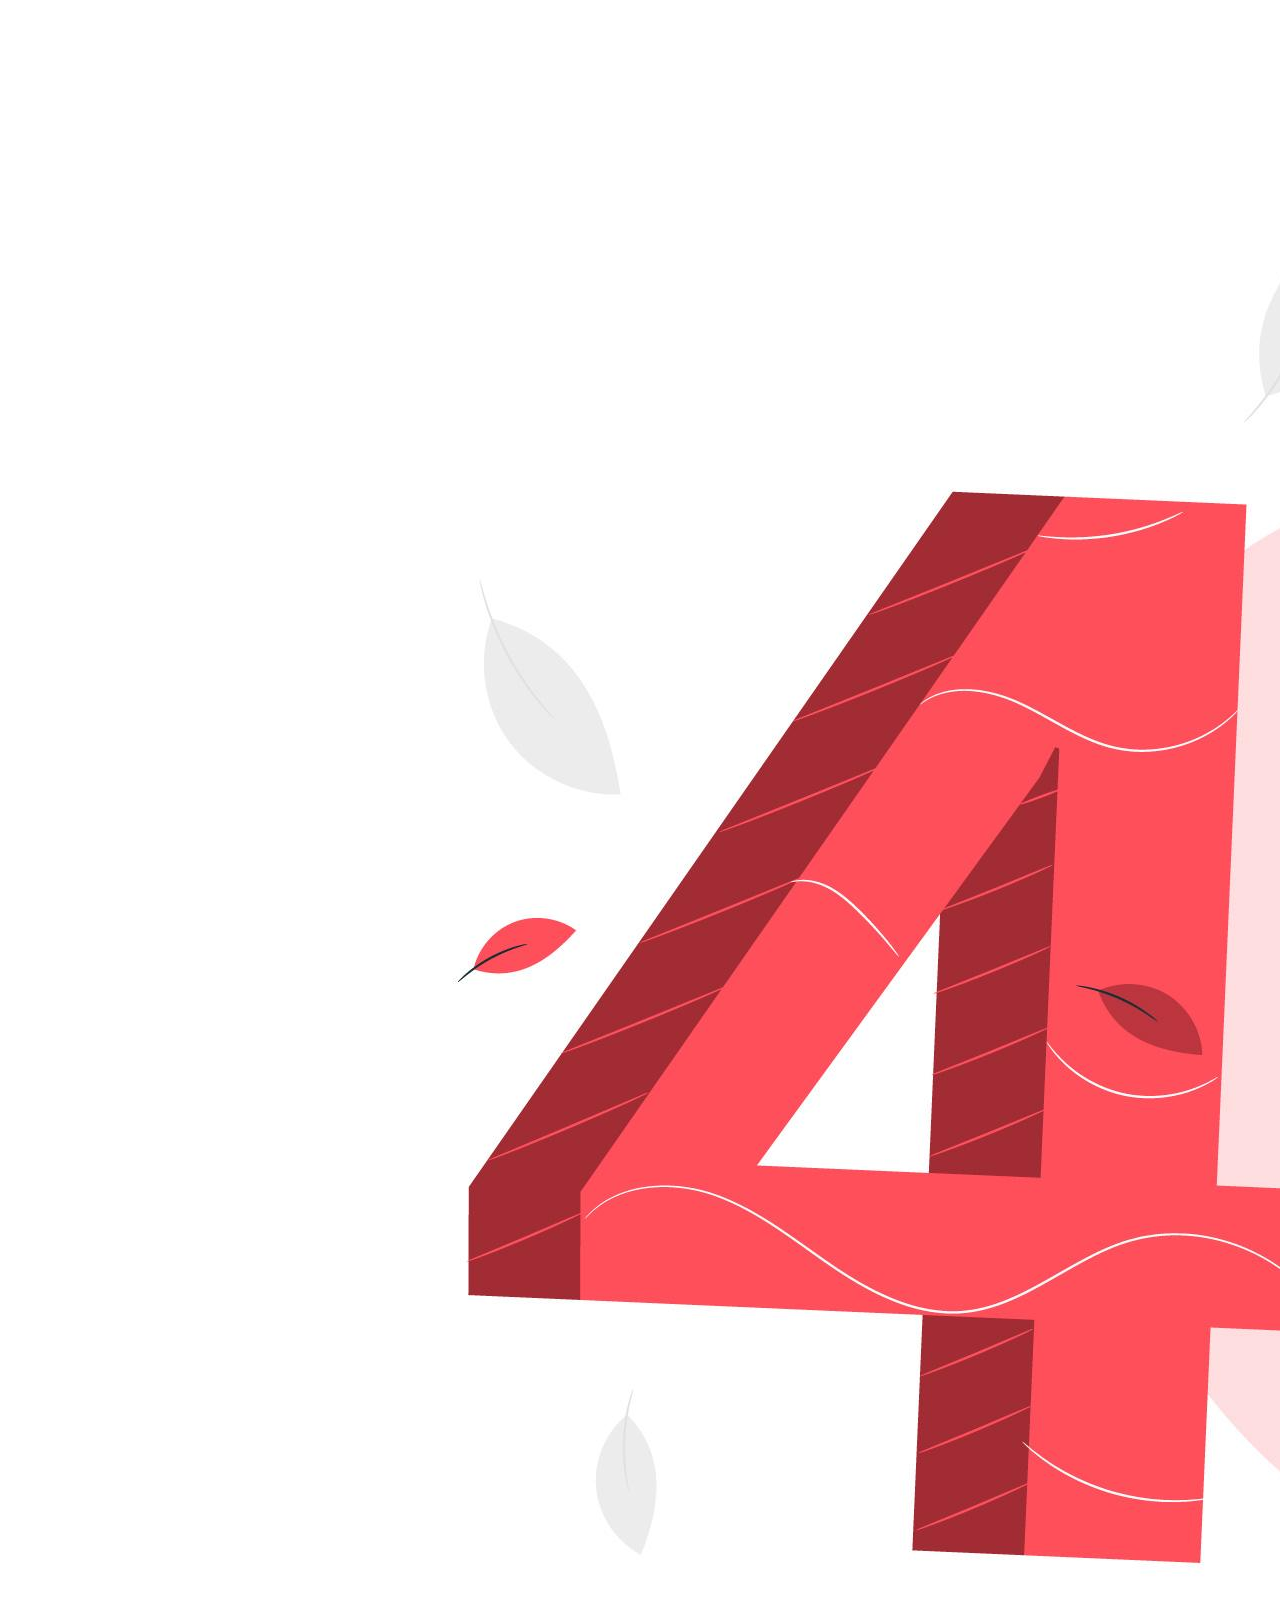
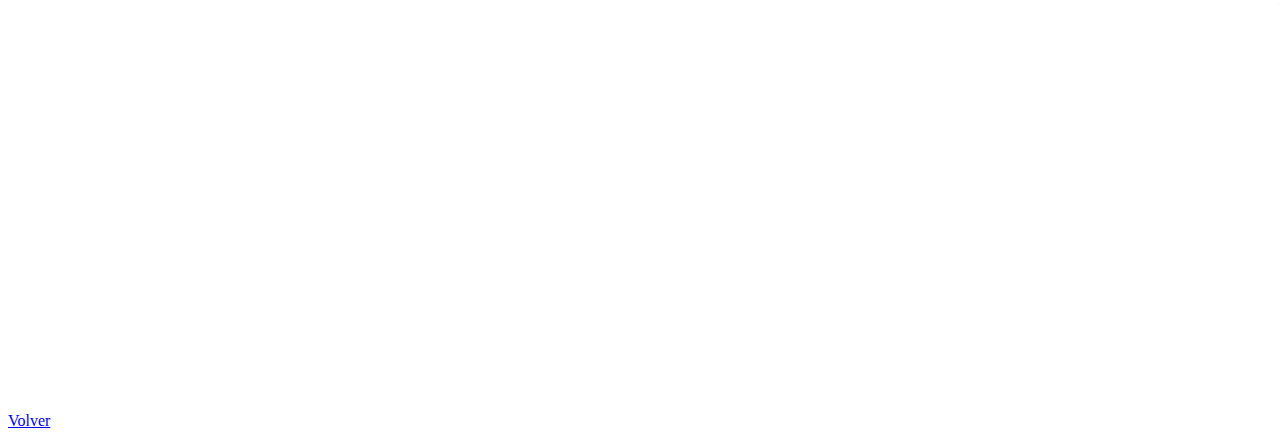
<file: pages/error404.html>
<!DOCTYPE html>
<html lang="es">
<head>
    <meta charset="UTF-8">
    <meta name="viewport" content="width=device-width, initial-scale=1.0">
    <link
    href="https://cdn.jsdelivr.net/npm/bootstrap@5.3.2/dist/css/bootstrap.min.css"
    rel="stylesheet"
    integrity="sha384-T3c6CoIi6uLrA9TneNEoa7RxnatzjcDSCmG1MXxSR1GAsXEV/Dwwykc2MPK8M2HN"
    crossorigin="anonymous"
  />
    <link rel="stylesheet" href="../css/estilos.css">
    <title>Error 404</title>
</head>
<body>
    <main class="main-error404">
        <div class="img-error404">
            <img class="img-fluid mt-5" src="../img/error404/error404.jpg" alt="">
        </div>
        <div class="text-center">
            <a class="btn btn-danger" href="../index.html">Volver</a>
        </div>
    </main>
    <script
      src="https://cdn.jsdelivr.net/npm/bootstrap@5.3.2/dist/js/bootstrap.bundle.min.js"
      integrity="sha384-C6RzsynM9kWDrMNeT87bh95OGNyZPhcTNXj1NW7RuBCsyN/o0jlpcV8Qyq46cDfL"
      crossorigin="anonymous"
    ></script>
</body>
</html>
</file>
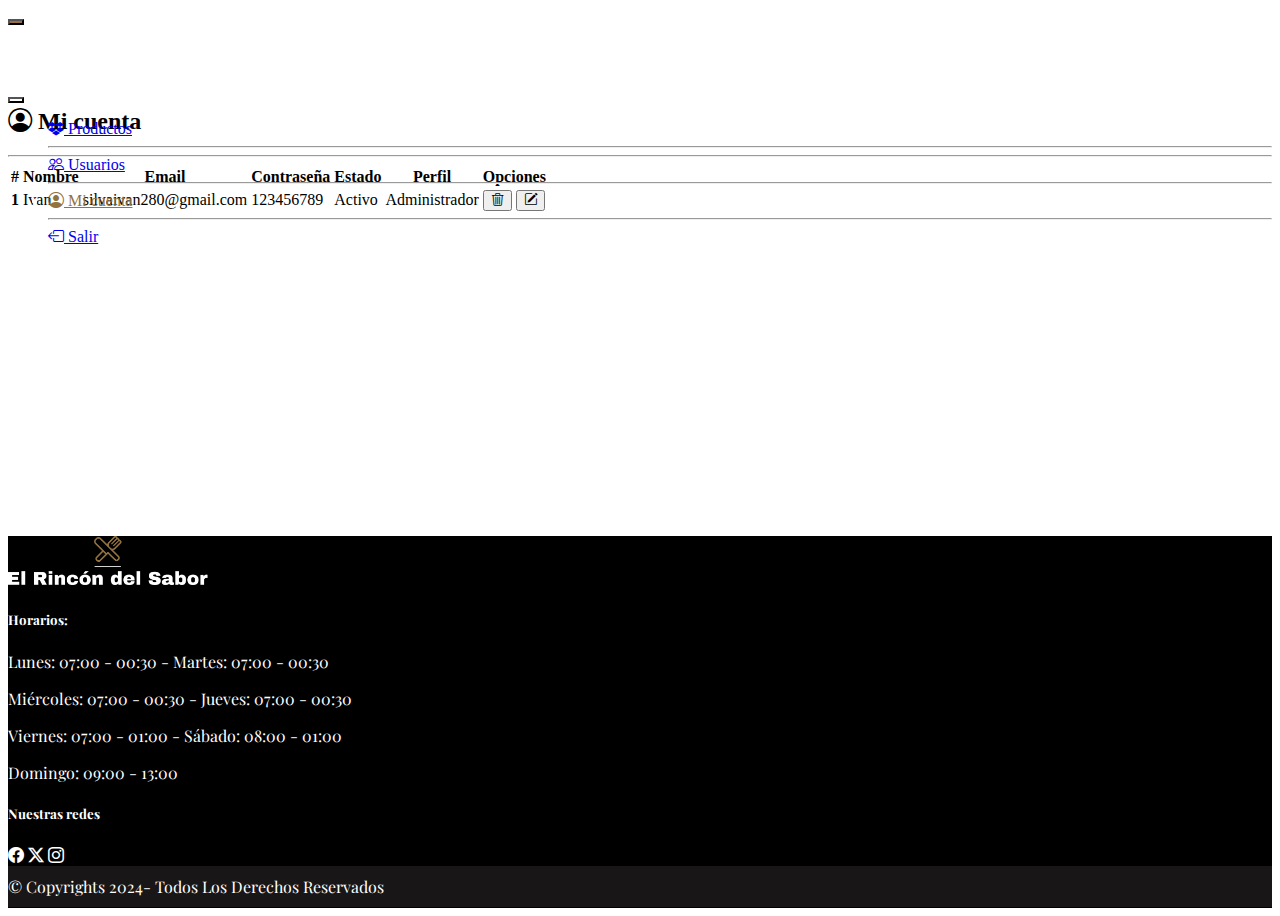
<file: pages/administrador/miCuenta.html>
<!DOCTYPE html>
<html lang="es">
  <head>
    <meta charset="UTF-8" />
    <meta name="viewport" content="width=device-width, initial-scale=1.0" />
    <meta name="description" content="web de restaurante" />
    <meta name="keywords" content="restaurante" />
    <meta name="author" content="Ivan Silva" />
    <link
      href="https://cdn.jsdelivr.net/npm/bootstrap@5.3.2/dist/css/bootstrap.min.css"
      rel="stylesheet"
      integrity="sha384-T3c6CoIi6uLrA9TneNEoa7RxnatzjcDSCmG1MXxSR1GAsXEV/Dwwykc2MPK8M2HN"
      crossorigin="anonymous"
    />
    <link
      rel="stylesheet"
      href="https://cdn.jsdelivr.net/npm/bootstrap-icons@1.11.2/font/bootstrap-icons.min.css"
    />
    <link rel="stylesheet" href="../../css/estilos.css" />
    <title>Administrador</title>
  </head>
  <body class="body-admin">
    <header>
      <nav class="navbar bg-dark w-100">
        <div class="container text-end">
          <button
            class="navbar-toggler btn-color"
            type="button"
            data-bs-toggle="offcanvas"
            data-bs-target="#offcanvasNavbar"
            aria-controls="offcanvasNavbar"
            aria-label="Toggle navigation"
          >
            <span class="navbar-toggler-icon"></span>
          </button>
          <div
            class="offcanvas offcanvas-end"
            tabindex="-1"
            id="offcanvasNavbar"
            aria-labelledby="offcanvasNavbarLabel"
          >
            <div class="offcanvas-header">
              <h5 class="offcanvas-title" id="offcanvasNavbarLabel">
                Administrador
              </h5>
              <button
                type="button"
                class="btn-close"
                data-bs-dismiss="offcanvas"
                aria-label="Close"
              ></button>
            </div>
            <div class="offcanvas-body text-center">
              <ul class="navbar-nav justify-content-center flex-grow-1 pe-3">
                <li class="nav-item">
                  <a
                    class="nav-link"
                    aria-current="page"
                    href="./adminProductos.html"
                    ><i class="bi bi-dropbox"></i> Productos</a
                  >
                </li>
                <hr />
                <li class="nav-item">
                  <a class="nav-link" href="./adminUsuarios.html"
                    ><i class="bi bi-people"></i> Usuarios</a
                  >
                </li>
                <hr />
                <li class="nav-item">
                  <a class="nav-link active" href="./miCuenta.html"
                    ><i class="bi bi-person-circle"></i> Mi cuenta</a
                  >
                </li>
                <hr />
                <li class="nav-item">
                  <a class="nav-link" href="../../index.html"
                    ><i class="bi bi-box-arrow-left"></i> Salir</a
                  >
                </li>
              </ul>
            </div>
          </div>
        </div>
      </nav>
    </header>
    <main class="administrador container mb-5">
        <h2><i class="bi bi-person-circle"></i> Mi cuenta</h2>
        <hr>
        <section class="table-responsive"> 
            
            <table class="table table-striped">
                <thead>
                  <tr>
                    <th scope="col">#</th>
                    <th scope="col">Nombre</th>
                    <th scope="col">Email</th>
                    <th scope="col">Contraseña</th>
                    <th scope="col">Estado</th>
                    <th scope="col">Perfil</th>
                    <th scope="col">Opciones</th>
                  </tr>
                </thead>
                <tbody>
                  <tr>
                    <th scope="row">1</th>
                    <td>Ivan</td>
                    <td>silvaivan280@gmail.com</td>
                    <td>123456789</td>
                    <td>Activo</td>
                    <td>Administrador</td>
                    <td>
                        <button class="btn btn-danger"><i class="bi bi-trash3"></i></button>
                        <button class="btn btn-warning"><i class="bi bi-pencil-square"></i></button>
                    </td>
                  </tr>
                </tbody>
              </table>
        </section>
    </main>
    <footer>
        <section class="row  text-center container mx-auto">
          <div class="col-md-4 mt-4">
           <a href="index.html"><img class="footer-logo my-5" src="../../img/logo_large.png" alt=""></a>
          </div>
          <div class="col-md-4 mt-4">
            <h5>Horarios:</h5>
            <p>Lunes: 07:00 - 00:30 - Martes: 07:00 - 00:30</p>
            <p>Miércoles: 07:00 - 00:30 - Jueves: 07:00 - 00:30</p>
            <p>Viernes: 07:00 - 01:00 - Sábado: 08:00 - 01:00</p>
            <p>Domingo: 09:00 - 13:00</p>
          </div>
          <div class="col-md-4 mt-4">
            <h5>Nuestras redes</h5>
            <div>
              <a href="../../pages/error404.html"><i class="icono bi bi-facebook"></i></a>
              <a class="mx-3" href="../../pages/error404.html"><i class="icono bi bi-twitter-x"></i></a>
              <a href="../../pages/error404.html"><i class="icono bi bi-instagram"></i></a>
  
            </div>
          </div>
        </section>
        <div class="text-center mt-3 copy">
          <p>© Copyrights 2024- Todos Los Derechos Reservados</p>
        </div>
      </footer>
    <script
      src="https://cdn.jsdelivr.net/npm/bootstrap@5.3.2/dist/js/bootstrap.bundle.min.js"
      integrity="sha384-C6RzsynM9kWDrMNeT87bh95OGNyZPhcTNXj1NW7RuBCsyN/o0jlpcV8Qyq46cDfL"
      crossorigin="anonymous"
    ></script>
  </body>
</html>
</file>
<file: css/estilos.css>
@import url('https://fonts.googleapis.com/css2?family=Sevillana&display=swap');
@import url('https://fonts.googleapis.com/css2?family=Playfair+Display&display=swap');

header{
    position: relative;
}

.bg-nav{
    background-color: rgba(0,0,0,0.6);
    width: 100%;
    z-index: 30;
    color: #ffff;
}

.bg-dark{
    color: #ffff;
    position: absolute;
    z-index: 40;
    width: 100%;
}

.bg-nav a{
    color: #ffff;
}

.bg-nav a:hover{
    color: #93723e;
}

.active{
    color: #93723e !important;
}

.icono{
    color: #ffff;
}

.icono:hover{
    color: #93723e;
}

.logo{
    width: 200px;
}

.carousel-item{
    width: 100%;
    height: 500px;
}

.linea{
    width: 40%;
    border: 3px solid #93723e;
}

.img-acerca{
    width: 450px;
    border-radius: 10px;
}

.texto-secundario{
    font-family: 'Playfair Display', serif;
}

.container-img img{
    width: 100%;
}

.bg-menu{
    width: 100%;
}

.titulo{
    font-family: 'Sevillana', cursive;
    font-size: 60px;
    color: #93723e;
}


.seccion-bg-menu{
    background-image: url("../img/seccion-bg-menu.jpg");
    background-repeat: no-repeat;
    width: 100%;
    text-align: center;
}

.menu h2{
    font-family: 'Sevillana', cursive;
    font-size: 60px;
    color: #93723e;
}

.menu{
    padding: 150px;
}

.menu img{
   margin-top: 50px;
}

.menu img{
    transition: transform .3s;
}

.menu img:hover{
    transform: scale(1.2);
    transition: transform .3s;
}

.menu-espacial{
    margin-top: 540px;
}

.menu-espacial h2{
    font-size: 70px;
    color: #93723e;
    font-family: 'Sevillana', cursive;
    text-align: center;
}

.img-menu-especial img{
    border-radius: 50%;
}

.titulo-menu{
    color: #93723e;
    font-family: 'Playfair Display', serif;
}

.precio{
    color: #93723e;
    font-family: 'Playfair Display', serif;
}

.reservacion img{
    width: 100%;
    height: 120vh;
}

.reservacion{
    background-image: url("../img/seccion-bg-reservacion.jpg");
    background-repeat: no-repeat;
    padding: 25px 0px;
}

.reservacion h2{
    color:#fff;
    font-family: 'Sevillana', cursive;
    text-shadow: 1px 1px 2px  rgb(0, 0, 0);
    font-size: 70px;
    text-align: center;
}

.form-reservar{
    background-color: rgb(147, 114, 62, 0.6);
    width: 75%;
    padding: 10px;
    border-radius: 20px;
    font-family: 'Playfair Display', serif;
}

.form-label{
    color: #ffff;
    font-weight: 600;
}

.testimonios h2{
    color: #93723e;
    font-family: 'Sevillana', cursive;
    font-size: 70px;
}

.testimonios h4{
    color: #93723e;
    font-size: 30px;
    font-family: 'Playfair Display', serif;
}

.carousel-testimonio{
    height: 340px;
}

footer{
    font-family: 'Playfair Display', serif;
    background-color: rgb(0, 0, 0);
    color: #fff;
}

.footer-logo{
    width: 200px;
}

.copy{
    background-color: rgb(24, 22, 22);
}

.copy p{
    margin: 1px 0;
    padding: 10px 0;
}

.menu-especialidades{
    display: flex;
    flex-direction: row;
    justify-content: space-around;
    background-color: rgb(0, 0, 0);
    padding: 5px;
    color: #ffff;
    font-family: 'Playfair Display', serif;
    font-weight: 700;
}

.card-menu{
    position: relative;
    width: 350px;
}

.card-img{
    position: relative;
    width: 100%;
}

.card-img img{
    border-radius: 10px 10px 0 0 ;
}

.card-bg{
    position: absolute;
    bottom: 0;
    left: 10;
    width: 325px;
    height: 60%;
    background-color: rgb(0, 0, 0, 0.7);
    color: #ffff;
    font-family: 'Playfair Display', serif;
    opacity: 0;
    transition: opacity 1.1s;
}

.card-bg:hover{
    opacity: 1;
    width: 325px;
    height: 60%;
    transition: opacity 1.1s;
}

.card-bg p{
    font-size: 18px;
}

.card-bg button{
    background-color: #93723e;
    color: #ffff;
}

.card-bg button:hover{
    background-color: #93723e;
    color: #ffffffad;
}


.menu-sandwich{
    margin: auto;
}

.bg-pedidos{
    text-align: center;
    width: 70%;
    height: 200px;
    padding: 10px;
    margin: 30px 0;
}

.img-pedidos{
    width: 200px;
}

.btn-pedidos{
    background-color: #93723e;
    margin: 5px 0;
    color: #ffff;
    width: 50px;
}

.btn-pedidos:hover{
    background-color: #93723e;
    color: #eae6e6d2;
}

.btn-pedido{
    background-color: #93723e;
    color: #ffff;
}

.btn-pedido:hover{
    background-color: #93723e;
    color: #eae6e6d2;
}

.texto-pedidos{
    font-family: 'Playfair Display', serif;

}

.cantidad-producto input{
    width: 50%;
}

.border-end{
    border: 1px solid #93723e;
}

.texto-menu{
    font-family: 'Playfair Display', serif;
}

.linea-menu{
    border: 2px solid #93723e;
    width: 35%;
}

.menu-sandwich{
    gap: 1.5em;
}

.card-img{
    margin: 0 auto;
}

.navbar > .container{
    justify-content: end !important;
}

.btn-color{
    background-color: #93723e;
    
}

.body-admin{
    display: flex;
    flex-direction: column;
    min-height: 100vh;
}

.administrador{
    flex-grow: 1;
    margin-top: 80px;
}

.btn-agregar{
    background-color: #93723e;
    color: #ffff;
}

.btn-agregar:hover{
    background-color: #93723e;
    color: #eae6e6d2;
}

.btn-iniciar-sesion{
    color: #ffff;
    border: 0;
    margin-top: 2px;
}

.btn-iniciar-sesion:hover{
    color: #93723e;
}

.modal-content{
    color: #ffff;
    background-color: rgb(0, 0, 0, 0.6);
    font-family: 'Playfair Display', serif;;
}

.btn-close{
    background-color: #ffff !important;
}

.input-modal{
    font-weight: 700;

}

.btn-iniciar{
    background-color: #93723e !important;
    color: #ffff;
}

.btn-iniciar:hover{
    color: #eae6e6d2;
}

.btn-registrarse{
    color: #ffff;
    border: 0;
    margin-top: 2px;
}

.btn-registrarse:hover{
    color: #93723e;
}

.img-error404{
    width: 50%;
    margin: 0 auto;
}

.tamanio-celda{
    max-width: 150px;
}

@media screen and (max-width: 767px){
    .logo{
        width: 150px;
    }

    .navbar{
        width: 50%;
    }

    .formulario form{
        top: 50px;
        left: 90px;
    }

    .reservacion img{
        height: 100vh;
    }

    .menu{
        padding: 50px;
    }

    .form{
        width: 100%;
        padding: 0;
        margin: 0;
    }
    
    .portada{
        height: 350px;
    }

    .portada img{
        height: 100vh;
    }

    .carousel-testimonio{
        height: 500px;
        object-fit: contain;
    }

    .menu-especialidades{
        flex-direction: column;
        text-align: center;
        padding: 0;
    }

    .bg-pedidos{
        margin: 0 auto;
        width: auto;
    }
    .contenedor-pedidos{
        flex-direction: column;
    }

    .detalle-pedidos{
        margin-top: 250px;
        text-align: center;
        border-top: 1px solid #93723e;
        padding: 15px;
    }

    .border-end{
        border: 0
    }

    .card-menu{
        margin: 10px 0;
    }

    .img-error404{
        width: 100%;
        margin: 0px auto;
    }
    
}

@media screen and (min-width: 768px) and (max-width: 1024px) {
    .cantidad-producto input{
        width: 100%;
    }
    .contenedor-pedidos-img{
        margin: auto 0;
    }

    .menu-sandwich{
       gap: 1em;
       margin: 0 auto;
       width: 100%;
    }
}
</file>
